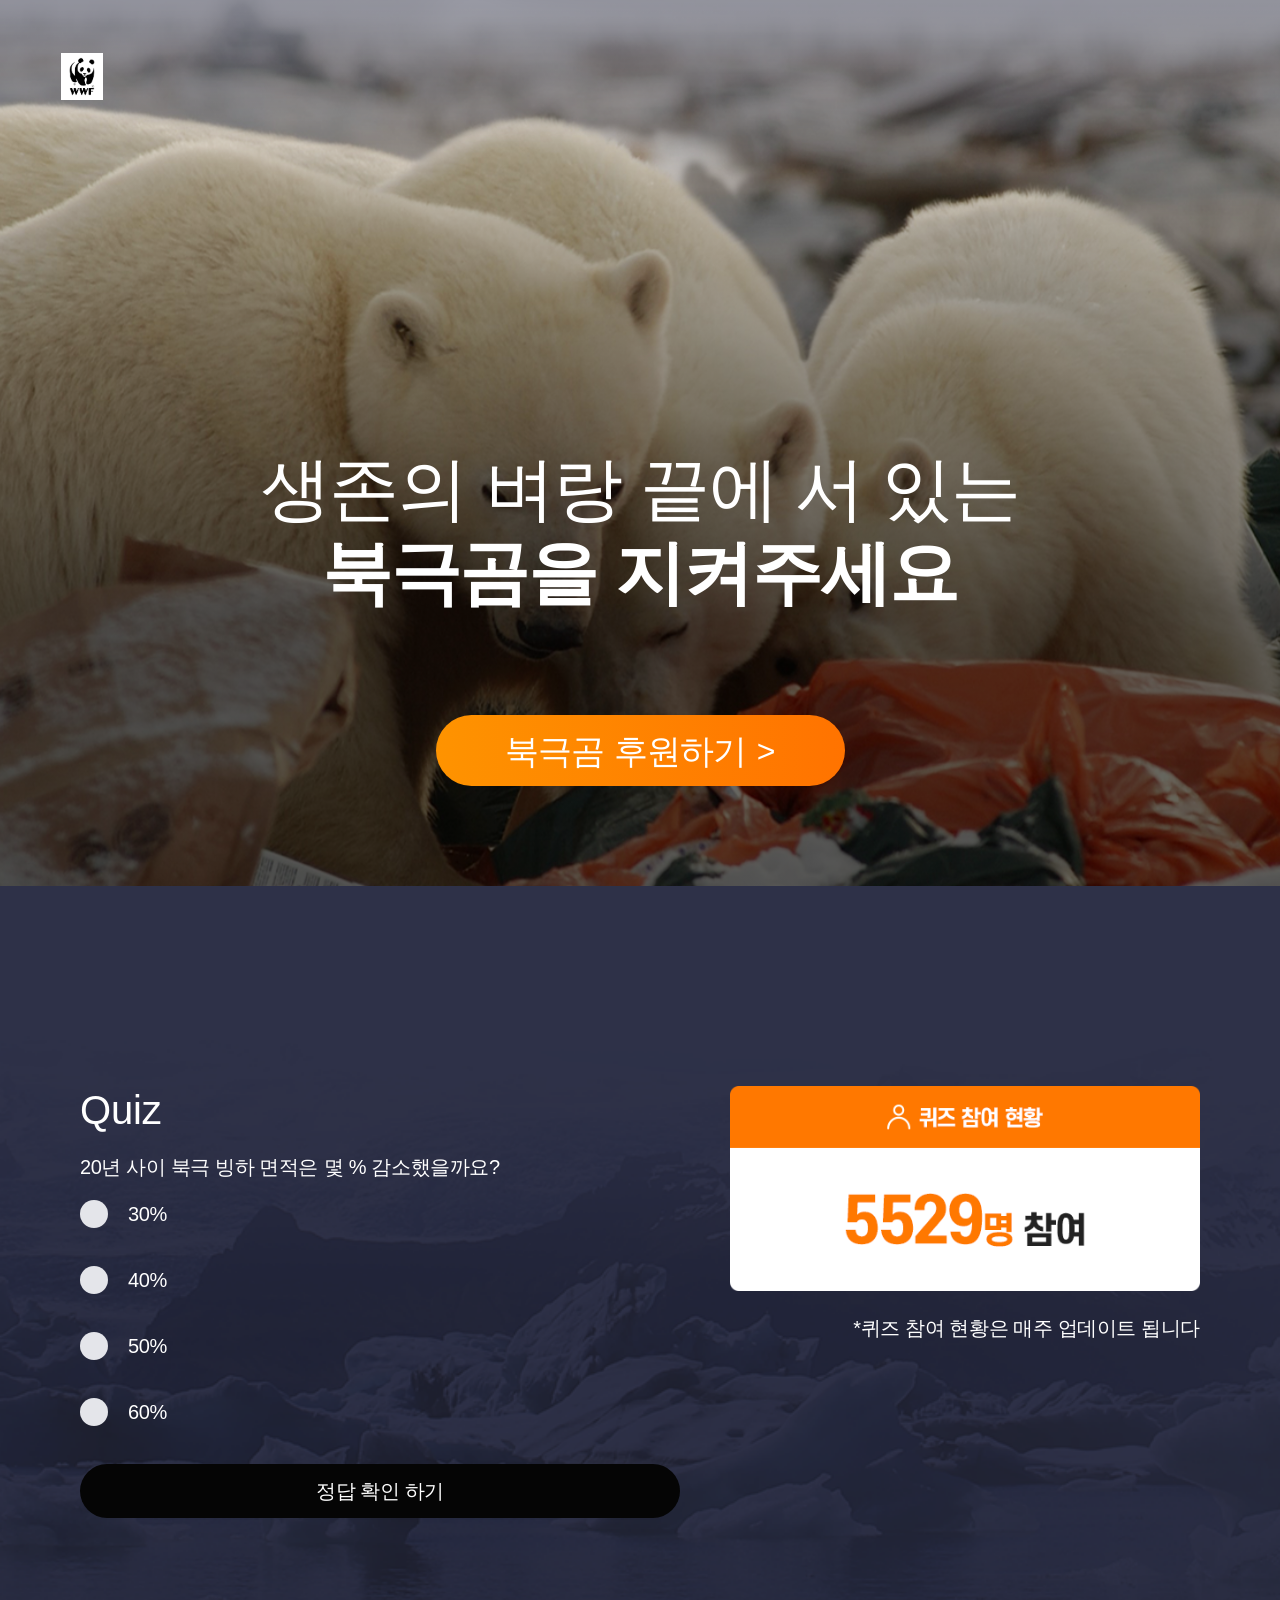
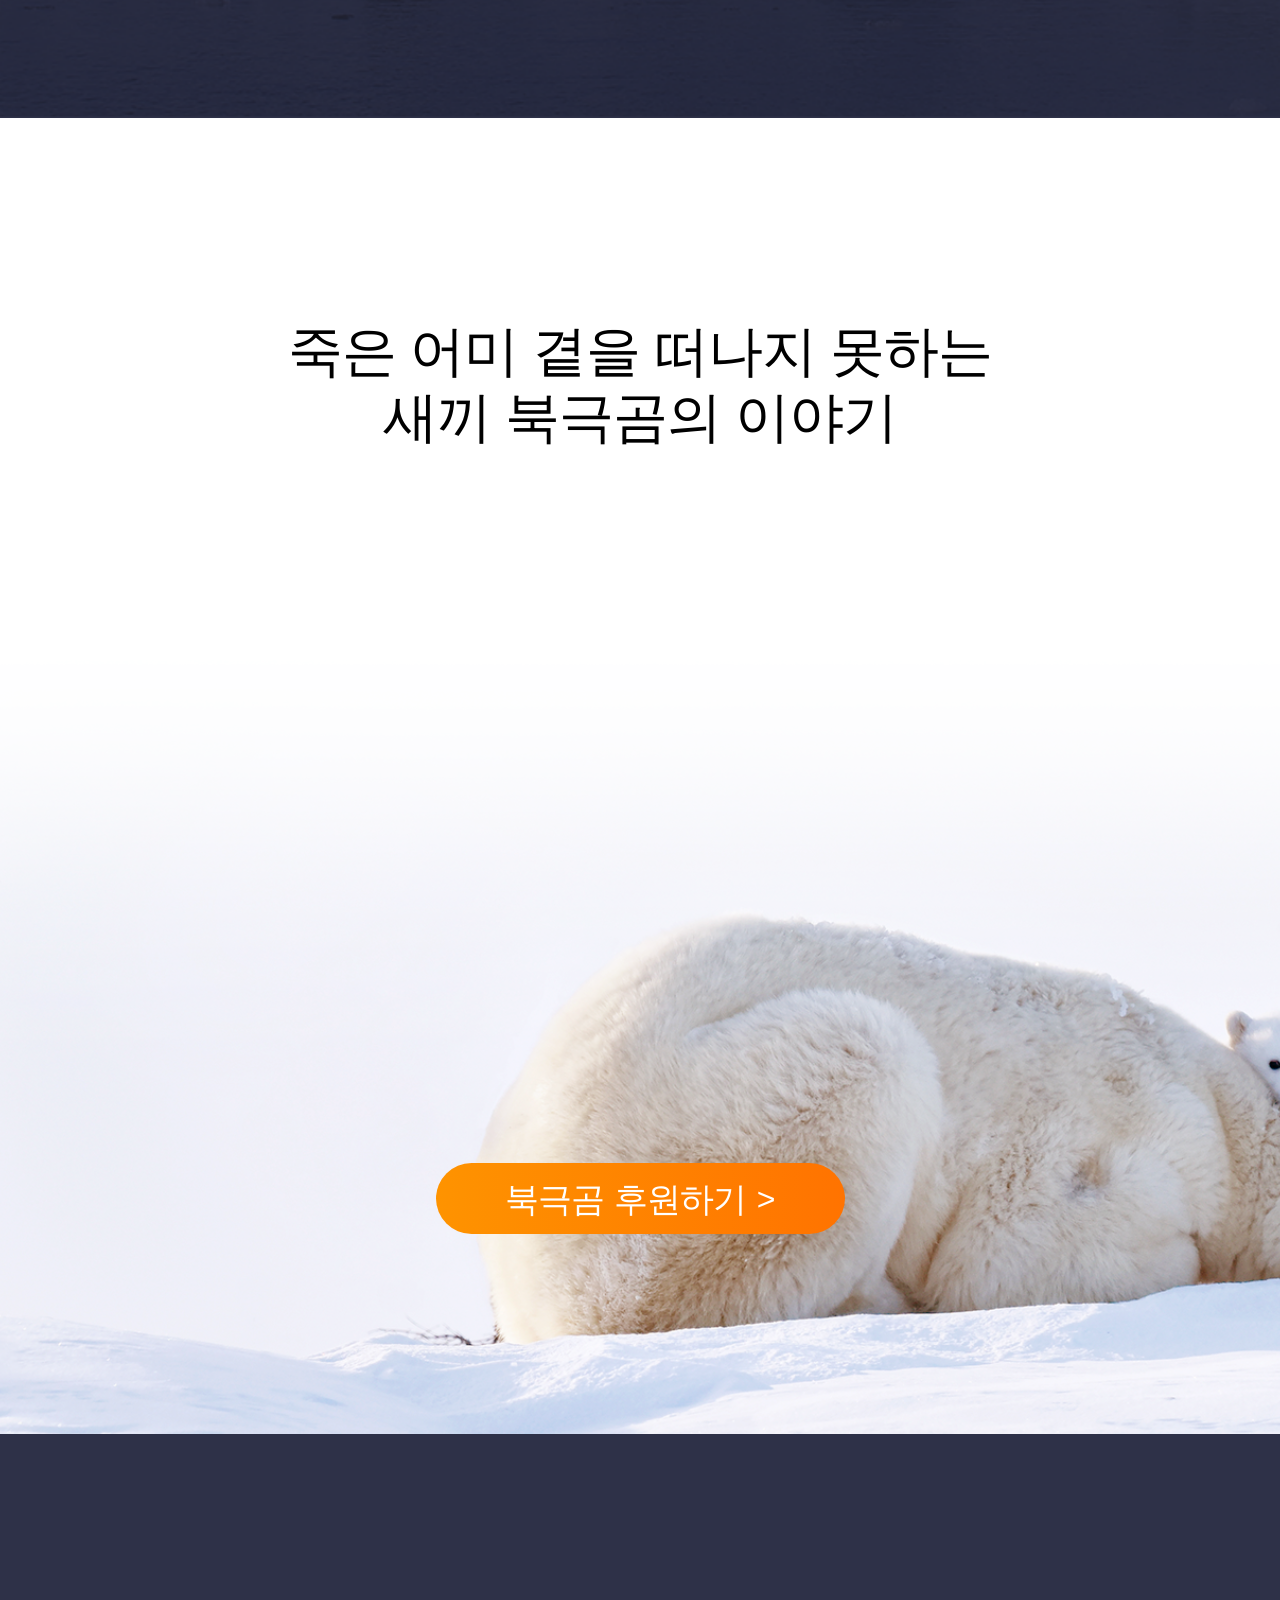
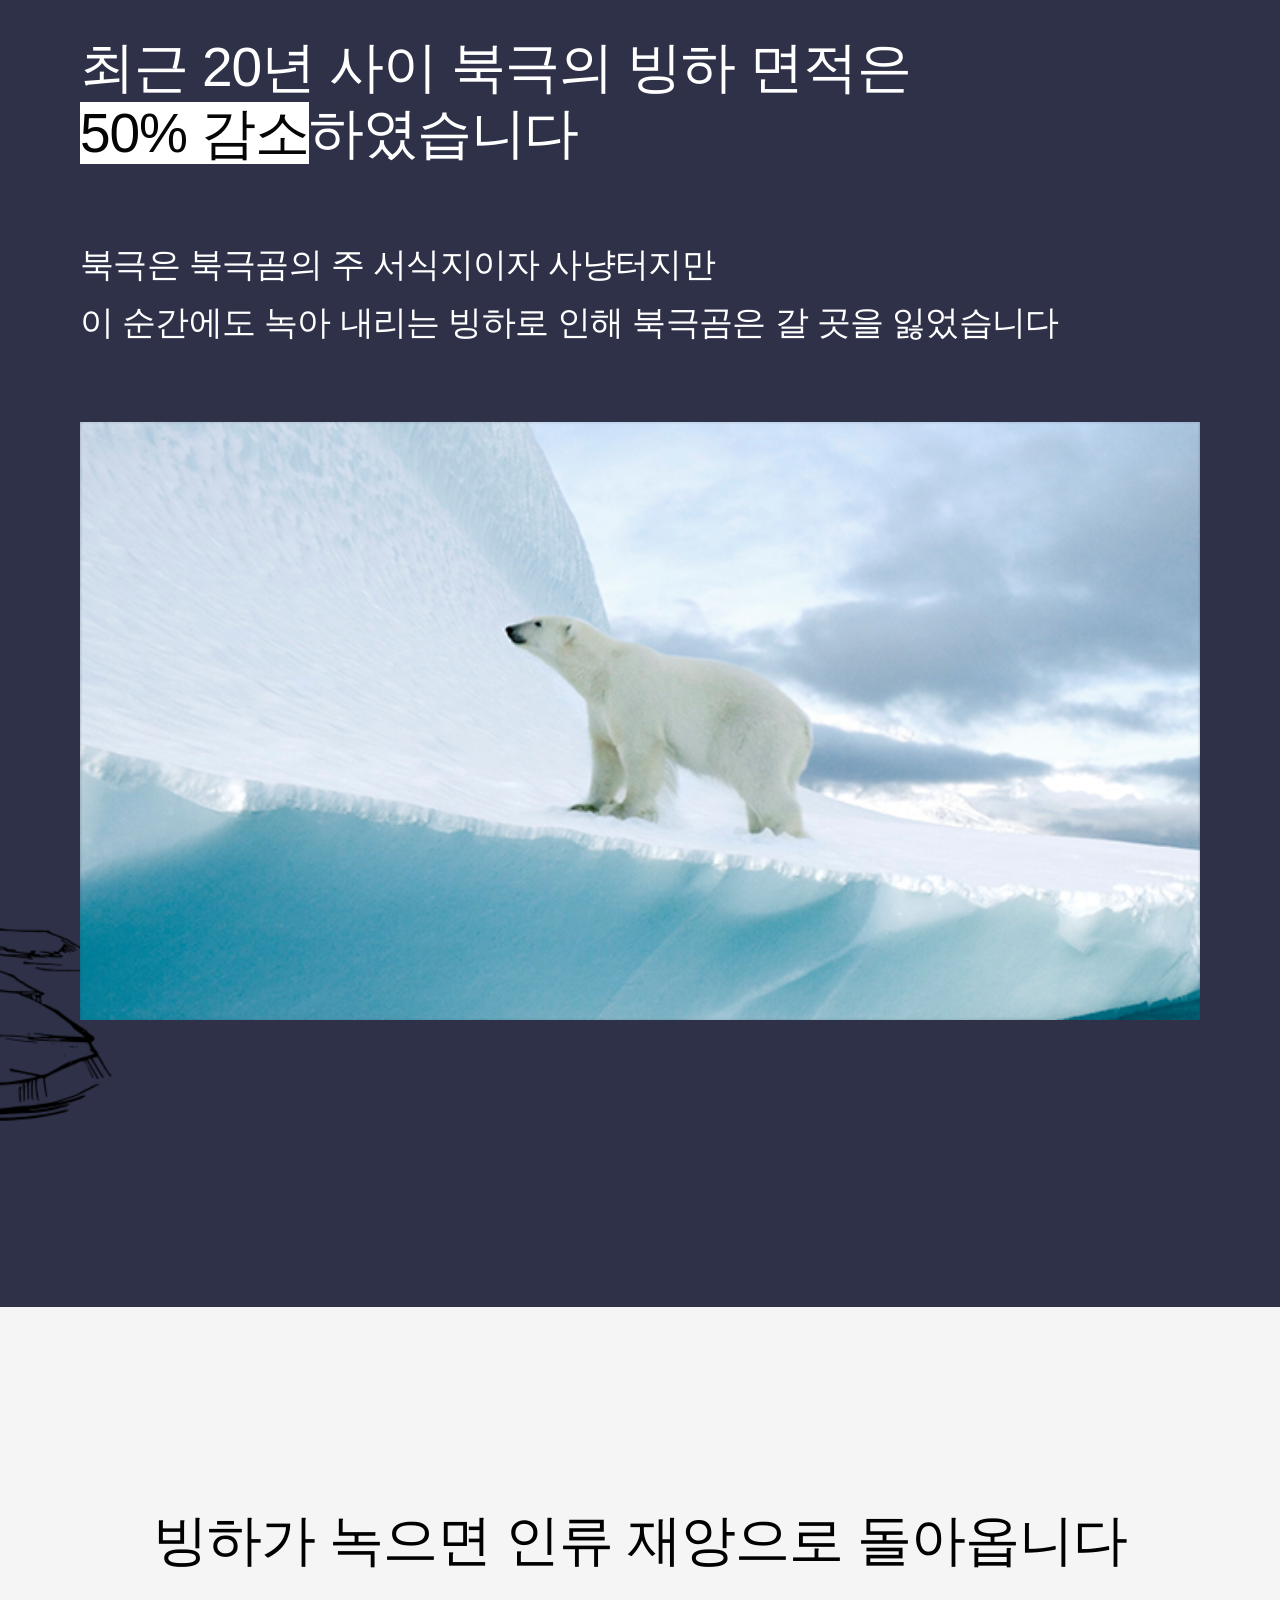
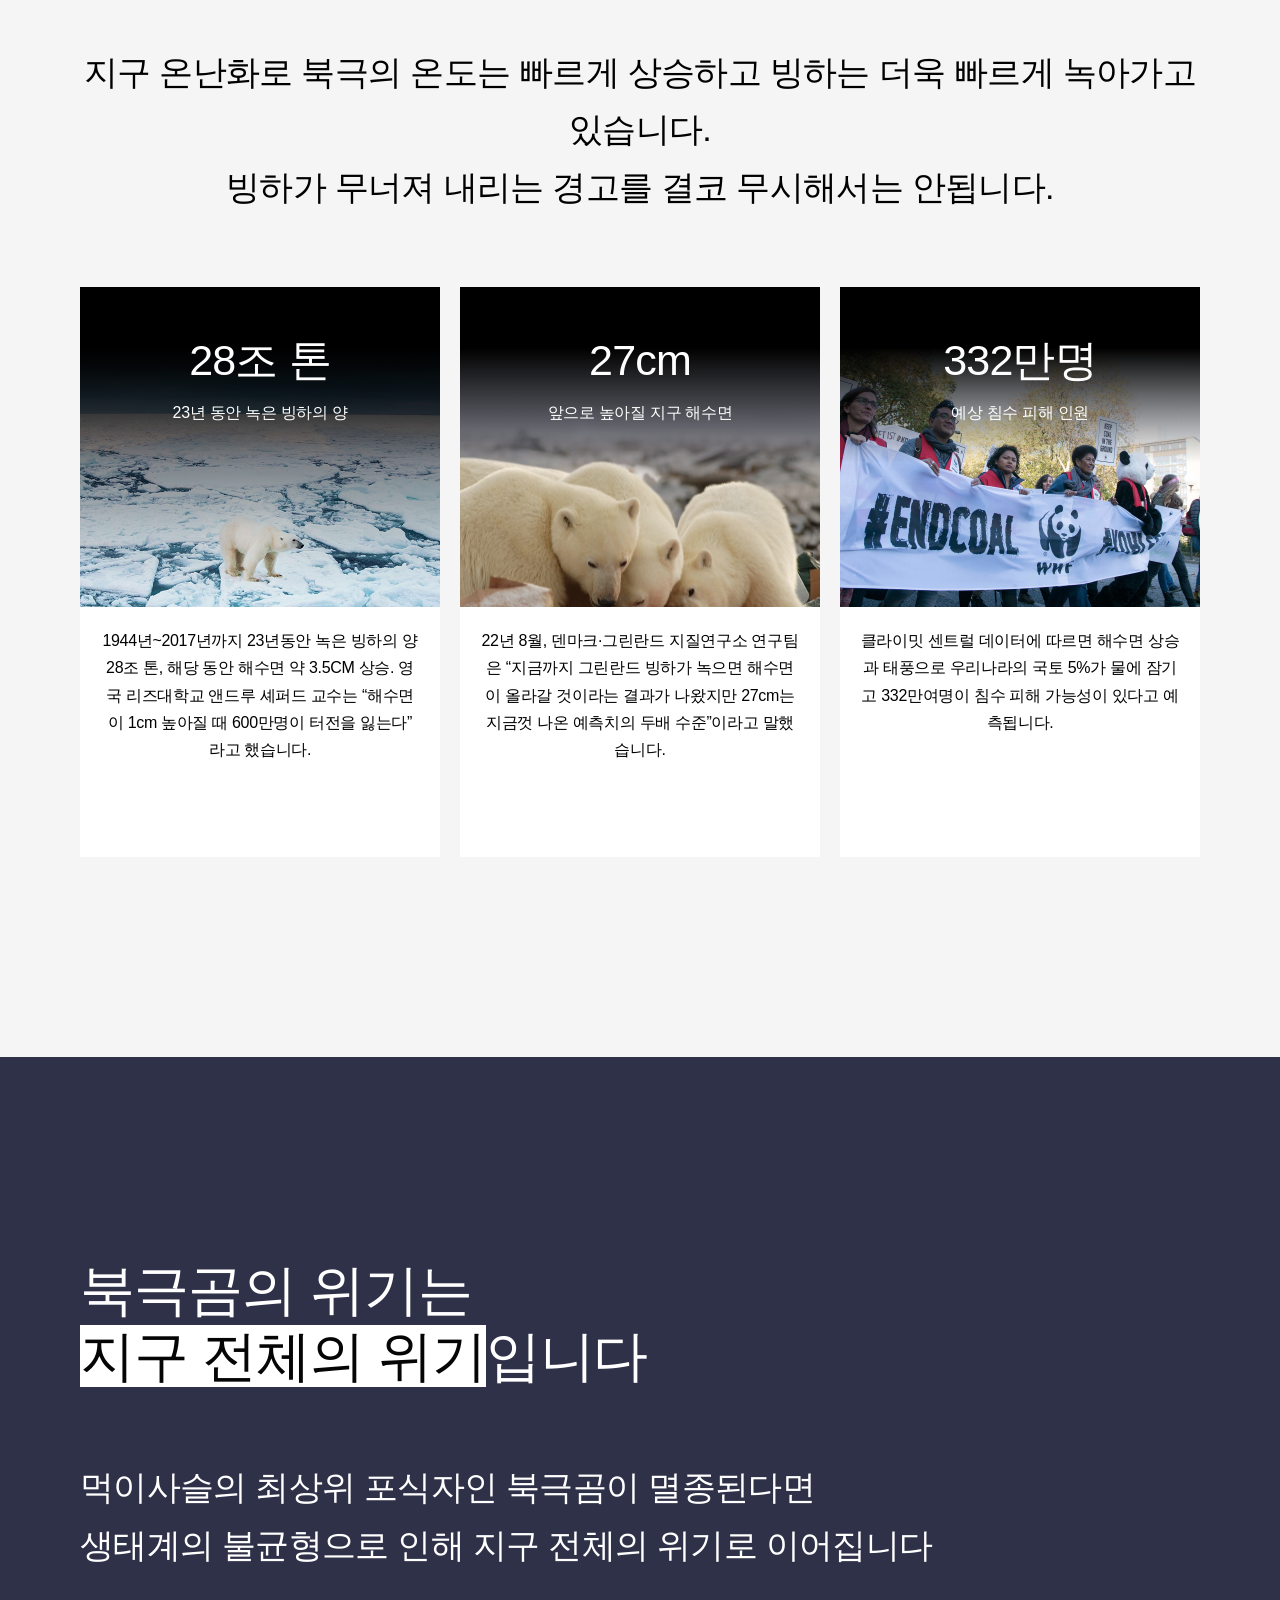
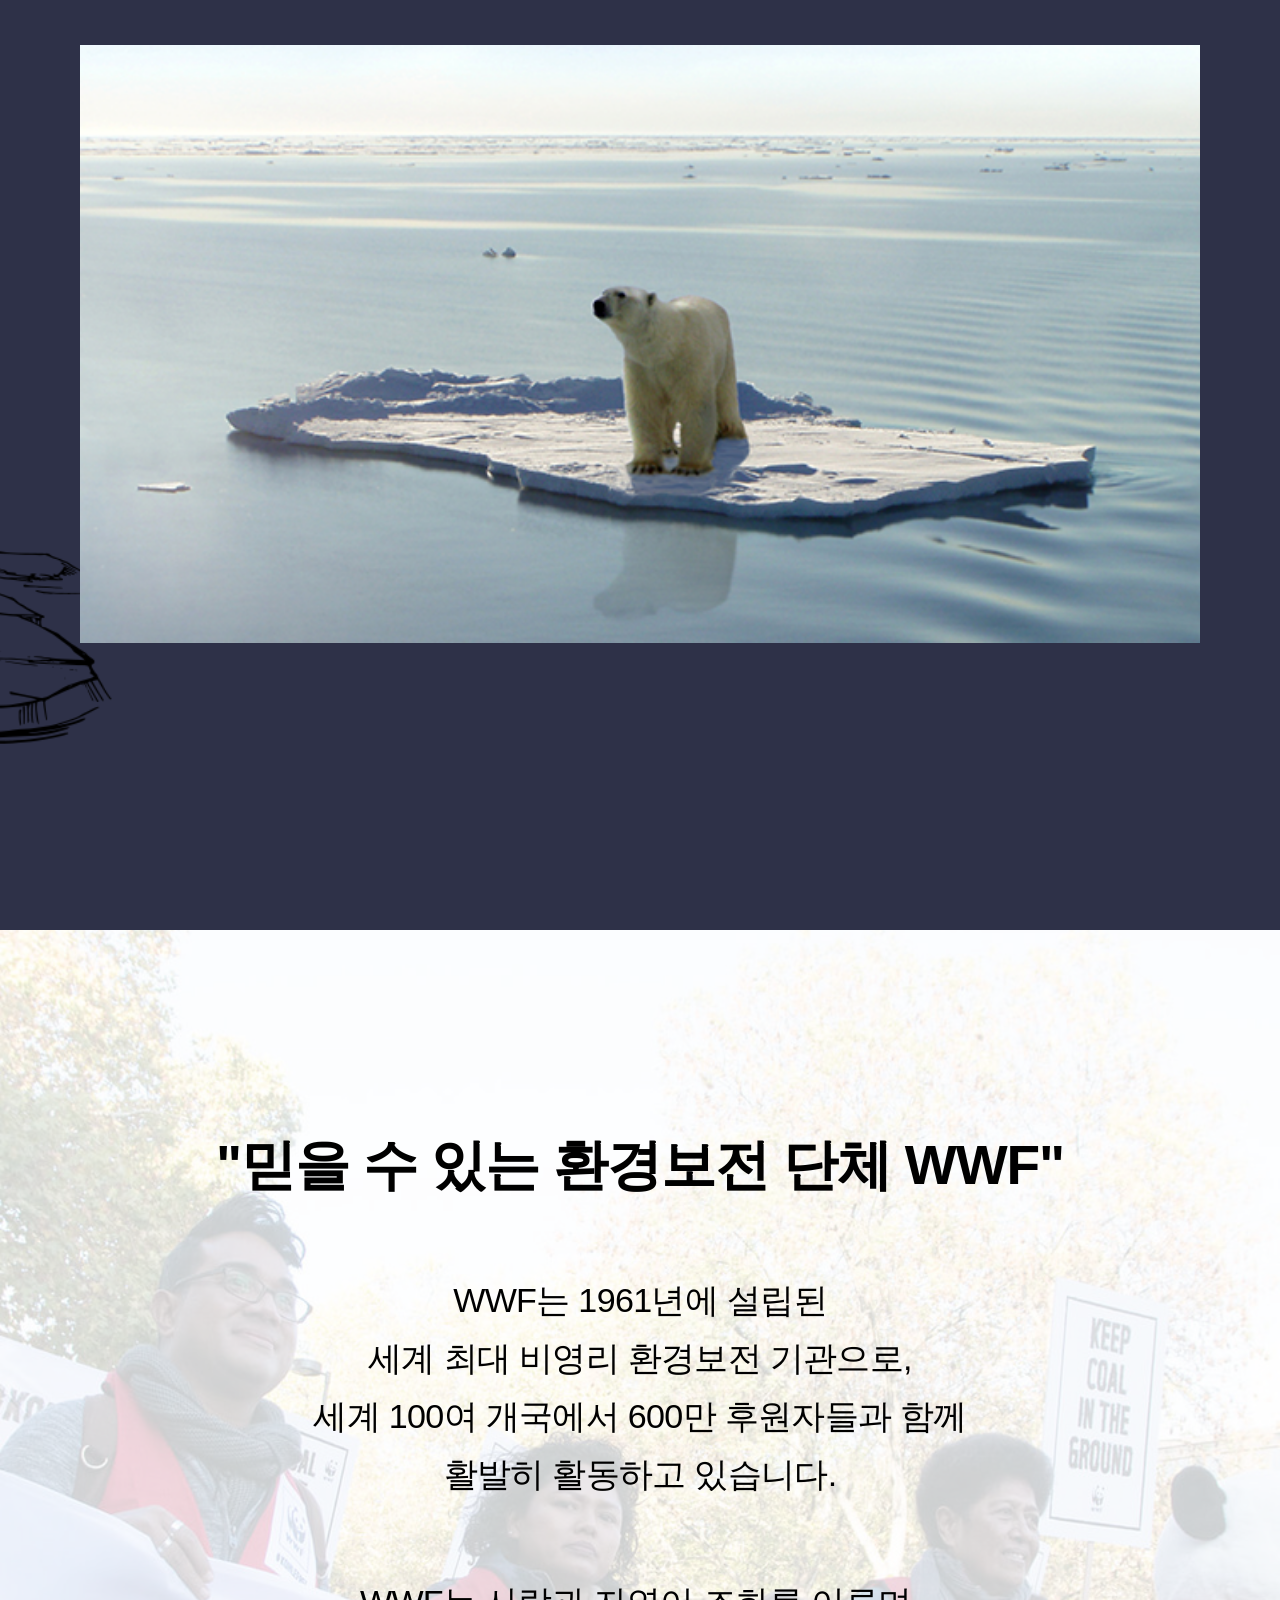
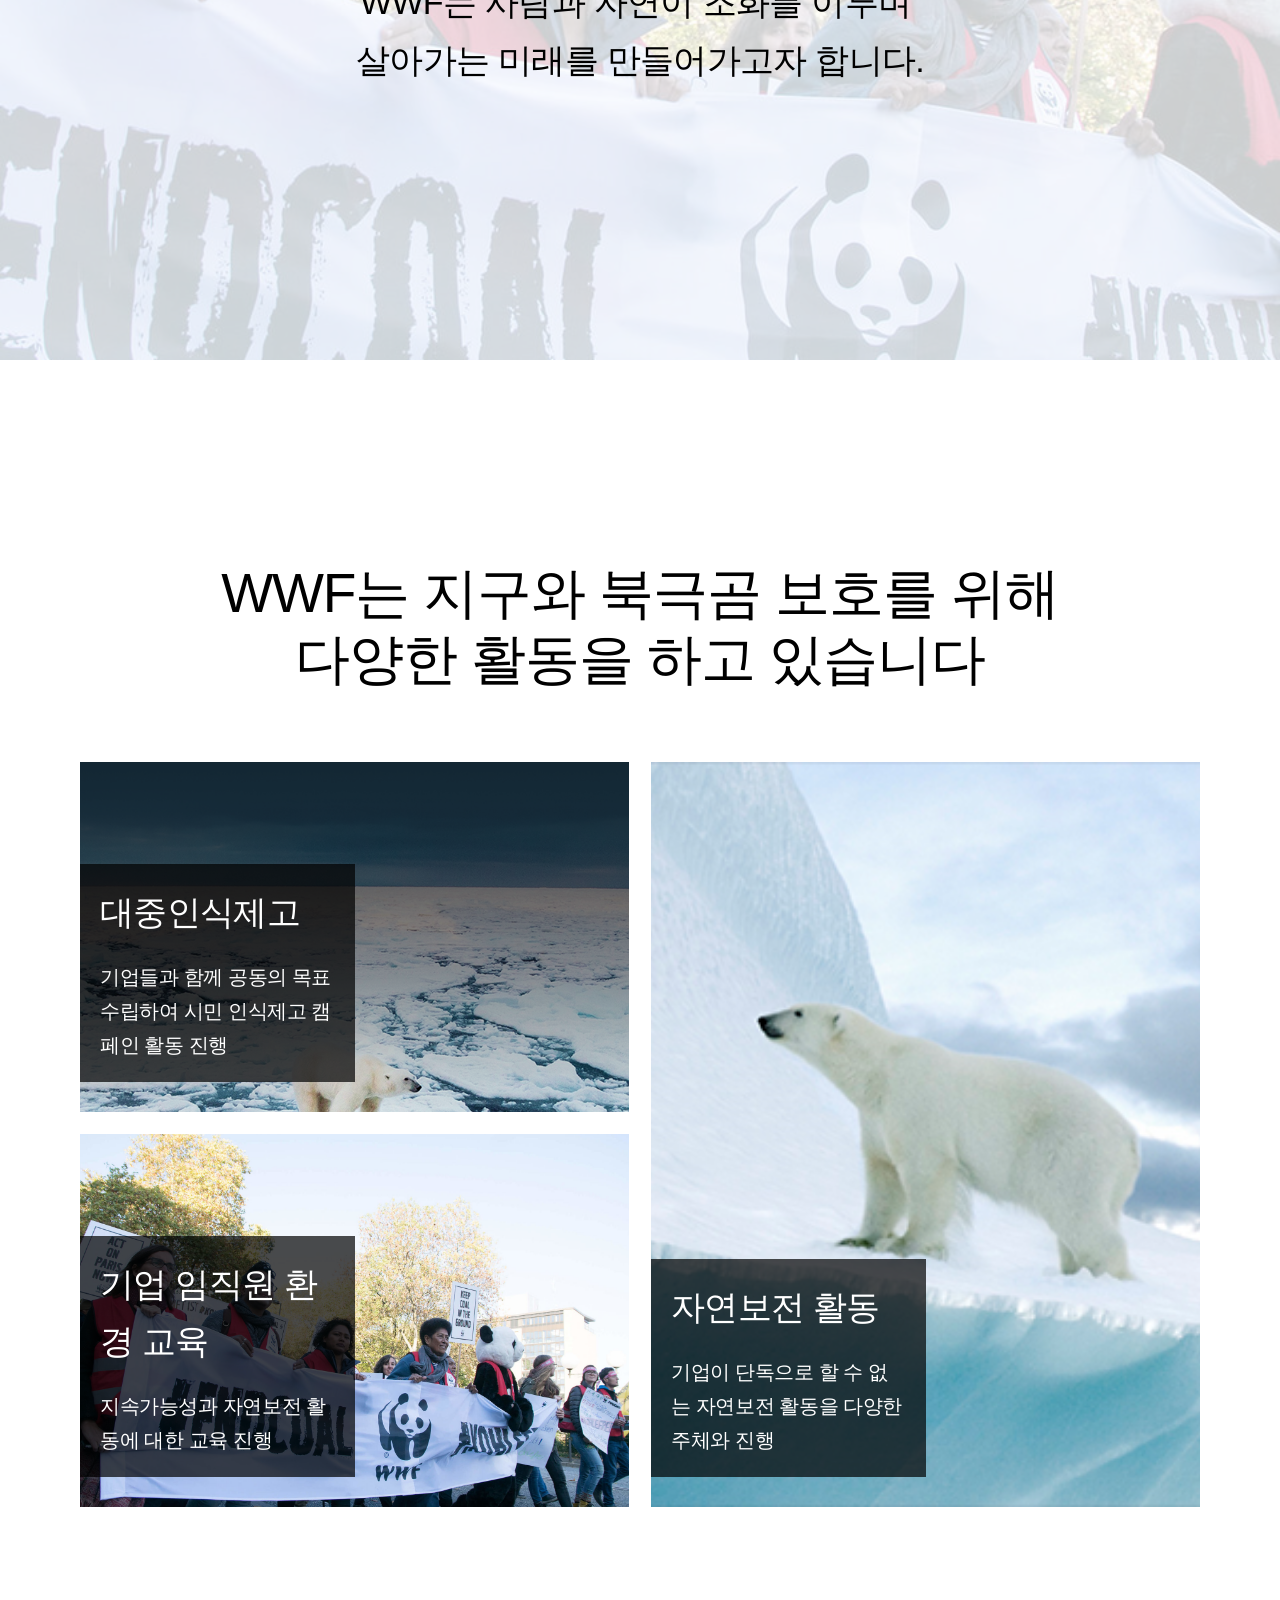
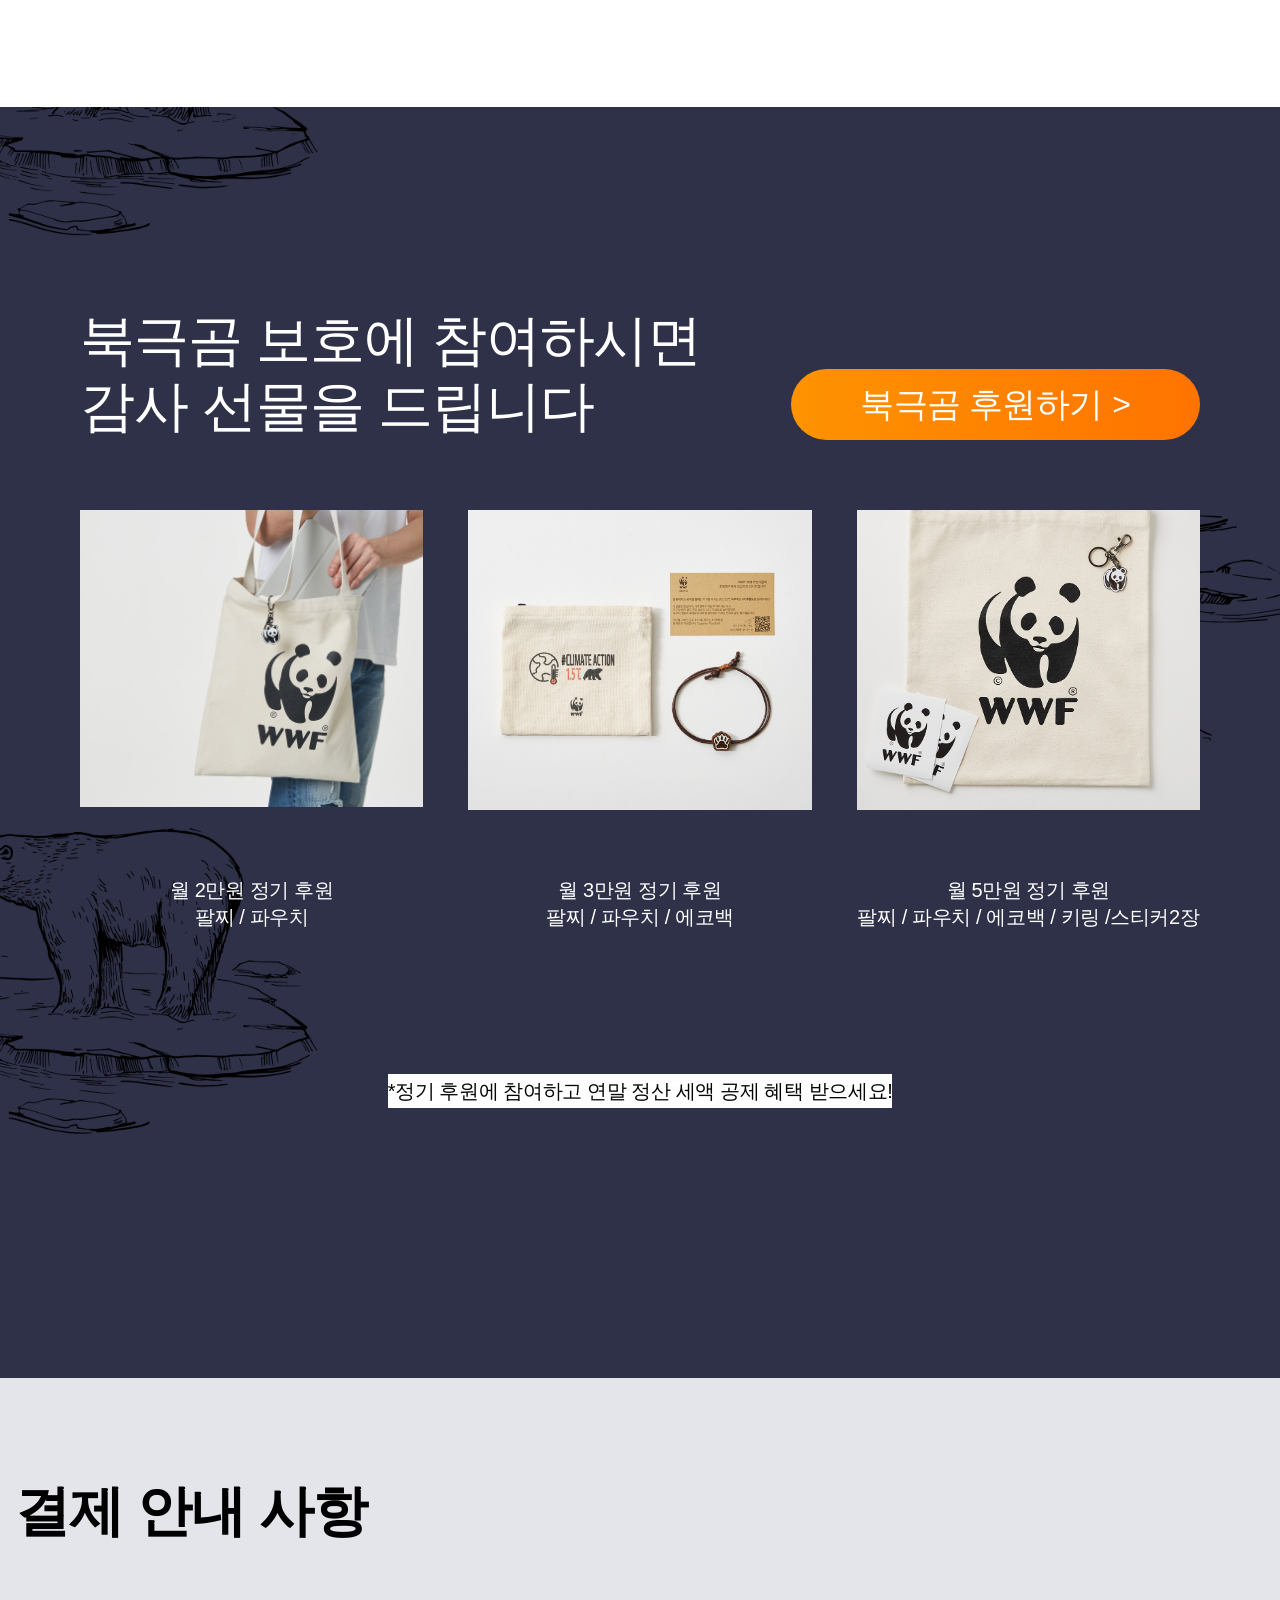
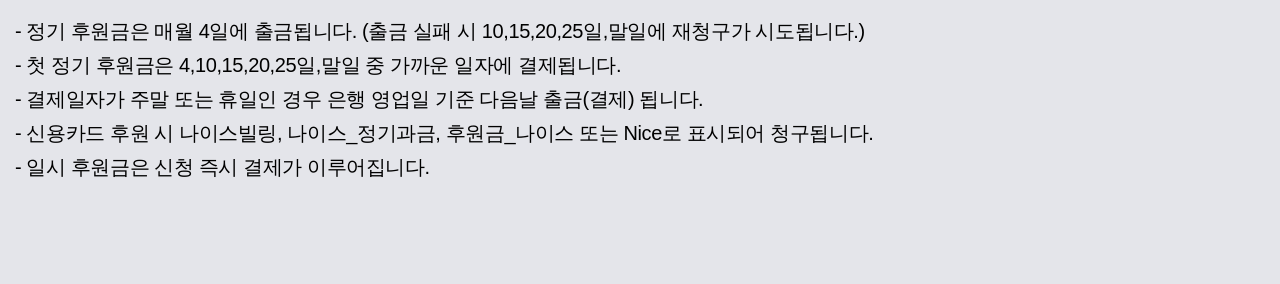
<file: index.html>
<!--
 * GitHub Repository Phishing Alert Appeal & Project Verification
이 페이지는 깃허브에서 발생한 피싱 경고 오탐지(False Positive)를 해명하고, 해당 코드가 순수한 학습 및 포트폴리오용임을 증명하기 위해 작성되었습니다.
 * Project: Portfolio Prototype
 * Warning: This html does not process actual transactions or user credentials.
The similarity to the actual commercial site is purely for design practice.
-->

<!DOCTYPE html>
<html lang="ko">
<head>
    <meta charset="UTF-8">
    <meta name="viewport" content="width=device-width, initial-scale=1.0">
    <meta name="description" content="">
    <meta name="keywords" content="">
    <title>생존의 벼랑 끝에 서 있는 북극곰을 지켜주세요 | WWF</title>
    <link rel="shortcut icon" href="./image/favicon.png" type="image/x-icon">
    <link rel="stylesheet" href="./style/reset.css">
    <link rel="stylesheet" href="./style/common.css">
    <link rel="stylesheet" href="./style/index.css">
    <link rel="stylesheet" href="./style/responsive.css">
</head>
<body>
    <div id="wrap">
        <!-- 1행 캠페인 표지 -->
        <section class="container intro">
            <p class="logo"><img src="./image/logo.jpg" alt="wwf"></p>
            <h1><span>생존의 벼랑 끝에 서 있는</span><span>북극곰을 지켜주세요</span></h1>
            <a href="#" class="sponsor_btn"><em>북극곰 후원하기</em><!-- after --></a>
        </section>
        <!-- 2행 퀴즈 -->
        <div class="container quiz_bg">
            <section class="contents quiz">
                <div class="quiz_list">
                    <h1>Quiz</h1>
                    <h2><span>20년 사이 북극 빙하 면적은</span><span>몇 % 감소했을까요?</span></h2>
                    <form action="#" method="get" id="quiz_frm">
                        <ul>
                            <li>
                                <input type="radio" name="quiz_group" id="q30" value="q30">
                                <label for="q30">30%</label>
                            </li>
                            <li>
                                <input type="radio" name="quiz_group" id="q40" value="q40">
                                <label for="q40">40%</label>
                            </li>
                            <li>
                                <input type="radio" name="quiz_group" id="q50" value="q50">
                                <label for="q50">50%</label>
                            </li>
                            <li>
                                <input type="radio" name="quiz_group" id="q60" value="q60">
                                <label for="q60">60%</label>
                            </li>
                        </ul>
                        <button type="button" id="answer_btn">정답 확인 하기</button>
                    </form>
                </div>
                <div class="quiz_status">
                    <img src="./image/quiz_contents.png" alt="퀴즈 참여 현황 38387명 참여">
                    <p>*퀴즈 참여 현황은 매주 업데이트 됩니다</p>
                </div>
            </section>
        </div> 
        <!-- 3행 동영상 -->
        <div class="container video_bg">
            <div class="contents video">
                <h1>죽은 어미 곁을 떠나지 못하는 <br>새끼 북극곰의 이야기</h1>
                <iframe src="https://www.youtube.com/embed/u9V5MBqhLRc" title="기후변화를 막고 녹아내리는 북극에서 북극곰을 지켜주세요!" frameborder="0" allow="accelerometer; autoplay; clipboard-write; encrypted-media; gyroscope; picture-in-picture; web-share" referrerpolicy="strict-origin-when-cross-origin" allowfullscreen></iframe>
                <a href="#" class="sponsor_btn"><em>북극곰 후원하기</em><!-- after --></a>
            </div>
        </div>
        <!-- 4행 50감소 -->
        <div class="container reduction_bg">
            <div class="contents reduction">
                <h1>최근 20년 사이 북극의 빙하 면적은<br><span class="highlight">50% 감소</span>하였습니다</h1>
                <p>북극은 북극곰의 주 서식지이자 사냥터지만<br>이 순간에도 녹아 내리는 빙하로 인해 북극곰은 갈 곳을 잃었습니다</p>
                <p><img src="./image/reduction_50.png" alt=""></p>
            </div>
        </div>
        <!-- 5행 인류재앙-->
        <div class="container humanity_bg">
            <div class="contents humanity">
                <h1>빙하가 녹으면 인류 재앙으로 돌아옵니다</h1>
                <p>지구 온난화로 북극의 온도는 빠르게 상승하고 빙하는 더욱 빠르게 녹아가고 있습니다.<br>빙하가 무너져 내리는 경고를 결코 무시해서는 안됩니다.</p>
                <ul class="list">
                    <li>
                        <dl>
                            <dt>28조 톤</dt>
                            <dd>23년 동안 녹은 빙하의 양</dd>
                        </dl>
                        <div class="txt">
                            <p>1944년~2017년까지 23년동안 녹은 빙하의 양 28조 톤, 해당 동안 해수면 약 3.5CM 상승. 영국 리즈대학교 앤드루 셰퍼드 교수는 “해수면이 1cm 높아질 때 600만명이 터전을 잃는다” 라고 했습니다.</p>
                        </div>
                    </li>
                    <li>
                        <dl>
                            <dt>27cm</dt>
                            <dd>앞으로 높아질 지구 해수면</dd>
                        </dl>
                        <div class="txt">
                            <p>22년 8월, 덴마크·그린란드 지질연구소 연구팀은 “지금까지 그린란드 빙하가 녹으면 해수면이 올라갈 것이라는 결과가 나왔지만 27cm는 지금껏 나온 예측치의 두배 수준”이라고 말했습니다.</p>
                        </div>
                    </li>
                    <li>
                        <dl>
                            <dt>332만명</dt>
                            <dd>예상 침수 피해 인원</dd>
                        </dl>
                        <div class="txt">
                            <p>클라이밋 센트럴 데이터에 따르면 해수면 상승과 태풍으로 우리나라의 국토 5%가 물에 잠기고 332만여명이 침수 피해 가능성이 있다고 예측됩니다.</p>
                        </div>
                    </li>
                </ul>
            </div>
        </div>
        <!-- 6행 빙하위기 -->
        <div class="container crisis_bg">
            <div class="contents crisis">
                <h1>북극곰의 위기는<br><span class="highlight">지구 전체의 위기</span>입니다</h1>
                <p>먹이사슬의 최상위 포식자인 북극곰이 멸종된다면<br>생태계의 불균형으로 인해 지구 전체의 위기로 이어집니다</p>
                <p><img src="./image/bg2.png" alt=""></p>
            </div>
        </div>
        <!-- 7행 WWF단체소개 -->
        <div class="container wwf_bg">
            <div class="contents wwf">
                <h1>"믿을 수 있는 환경보전 단체 WWF"</h1>
                <P>WWF는 1961년에 설립된<br>세계 최대 비영리 환경보전 기관으로,<br>세계 100여 개국에서 600만 후원자들과 함께<br>활발히 활동하고 있습니다.</P>
                <P>WWF는 사람과 자연이 조화를 이루며 <br>살아가는 미래를 만들어가고자 합니다.</P>
            </div>
        </div>
        <!-- 8행 활동내역 -->
        <div class="container activity_bg">
            <div class="contents activity">
                <h1>WWF는 지구와 북극곰 보호를 위해<br>다양한 활동을 하고 있습니다</h1>
                <ul class="details">
                    <li>
                        <dl class="txt">
                            <dt>대중인식제고</dt>
                            <dd>기업들과 함께 공동의 목표 수립하여 시민 인식제고 캠페인 활동 진행</dd>
                        </dl>
                    </li>
                    <li>
                        <dl class="txt">
                            <dt>기업 임직원 환경 교육</dt>
                            <dd>지속가능성과 자연보전 활동에 대한 교육 진행</dd>
                        </dl>
                    </li>
                    <li>
                        <dl class="txt">
                            <dt>자연보전 활동</dt>
                            <dd>기업이 단독으로 할 수 없는 자연보전 활동을 다양한 주체와 진행</dd>
                        </dl>
                    </li>
                </ul>
            </div>
        </div>
        <!-- 9행 선물정보 -->
        <div class="container gift_bg">
            <div class="contents gift">
                <div class="title">
                    <h1>북극곰 보호에 참여하시면<br>감사 선물을 드립니다</h1>
                    <a href="#" class="sponsor_btn"><em>북극곰 후원하기</em><!-- after --></a>
                </div>
                <ul class="gift_list">
                    <li>
                        <p class="photo"><img src="./image/freebie1.jpg" alt=""></p>
                        <h2>월 2만원 정기 후원</h2>
                        <p>팔찌 / 파우치</p>
                    </li>
                    <li>
                        <p class="photo"></p>
                        <h2>월 3만원 정기 후원</h2>
                        <p>팔찌 / 파우치 / 에코백</p>
                    </li>
                    <li>
                        <p class="photo"></p>
                        <h2>월 5만원 정기 후원</h2>
                        <p>팔찌 / 파우치 / 에코백 / 키링 /스티커2장</p>
                    </li>
                </ul>
                <p class="info">*정기 후원에 참여하고 연말 정산 세액 공제 혜택 받으세요!</p>
            </div>
        </div>
        <!-- 10행 안내 -->
        <div class="container payment_bg">
            <div class="contents payment">
                <h1>결제 안내 사항</h1>
                <ul>
                    <li>- 정기 후원금은 매월 4일에 출금됩니다. (출금 실패 시 10,15,20,25일,말일에 재청구가 시도됩니다.)</li>   
                    <li>- 첫 정기 후원금은 4,10,15,20,25일,말일 중 가까운 일자에 결제됩니다.</li>
                    <li>- 결제일자가 주말 또는 휴일인 경우 은행 영업일 기준 다음날 출금(결제) 됩니다.</li>
                    <li>- 신용카드 후원 시 나이스빌링, 나이스_정기과금, 후원금_나이스 또는 Nice로 표시되어 청구됩니다.</li>
                    <li>- 일시 후원금은 신청 즉시 결제가 이루어집니다.</li>
                </ul>
            </div>
        </div>
    </div>
</body>
</html>
</file>
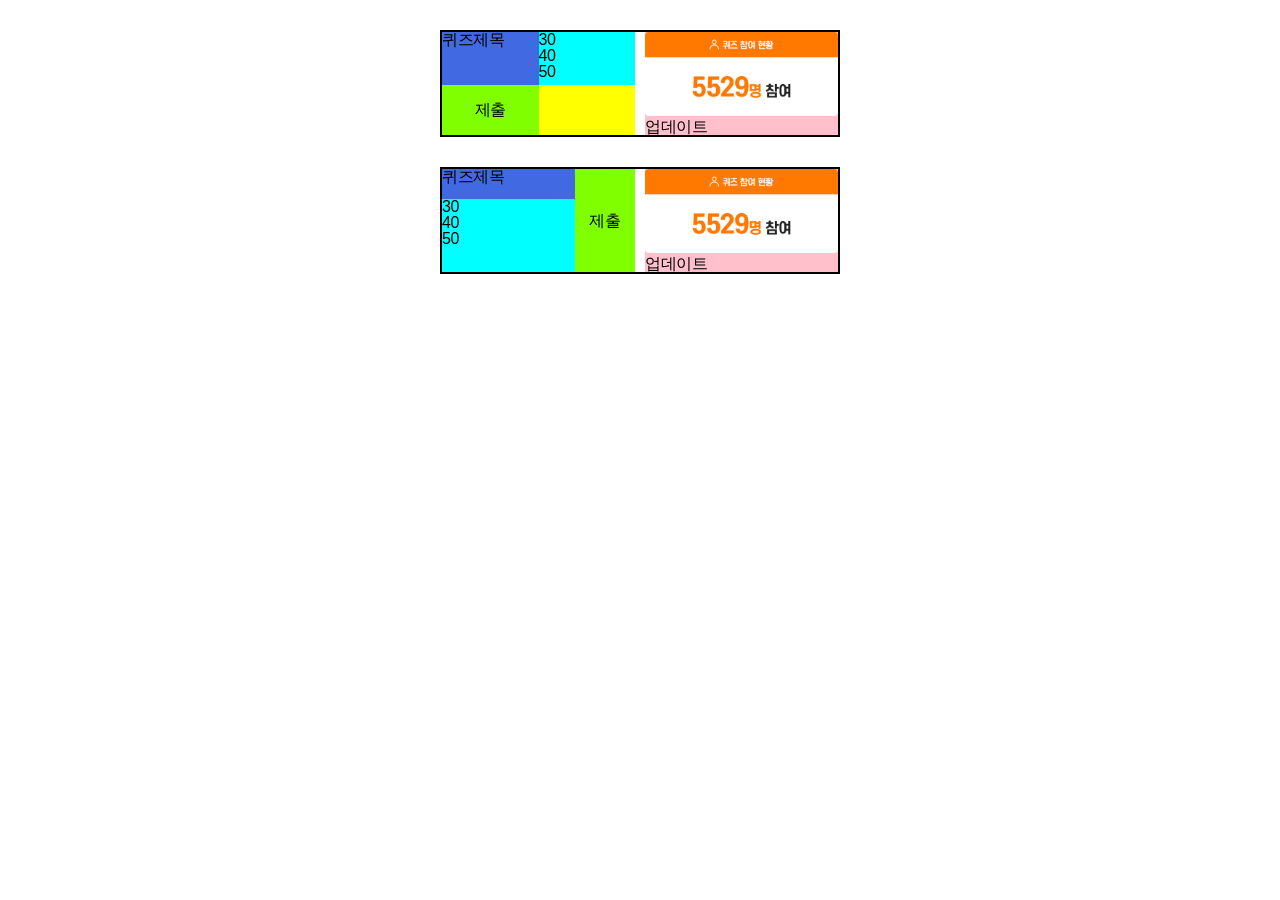
<file: flex_grid.html>
<!DOCTYPE html>
<html lang="ko">
<head>
    <meta charset="UTF-8">
    <meta name="viewport" content="width=device-width, initial-scale=1.0">
    <meta name="description" content="">
    <meta name="keywords" content="">
    <title>flex_grid 비교연습용</title>
    <link rel="stylesheet" href="./style/reset.css">
    <style>
        /* 내부스타일시트 작성위치 */
        /* 공통 */
        .contents {
            width: 400px; margin: 30px auto;
            border: 2px solid black;
        }
        .contents img {width: 100%;}
        .contents .quiz{background-color: yellow;}
        .contents .info{background-color: pink;}
        /* flex */
        .flex {
            display: flex;/* quiz + info 정렬위한준비 */
            gap: 10px;
        }
        .flex .quiz {
            flex:1; /* width: 50%; */
            display: flex;/* h2+ol+btn 정렬위한준비 */
            flex-flow: row wrap;
        }
        .flex .quiz > * {width: 50%;}
        .flex .quiz h2 {background-color: royalblue; }
        .flex .quiz ol {background-color: aqua; height: calc(100% - 50px);}
        .flex .quiz #btn {background-color: chartreuse; height: 50px;}
        .flex .info {flex:1; /* width: 50%; */}
        /* grid */
        .grid {
            display: grid;/* quiz + info 정렬위한준비 */
            grid-template-columns: 1fr 1fr;
            /* grid-template-rows: 100px 200px; */
            gap: 10px;
        }
        .grid .quiz {
            display: grid;/* h2+ol+btn 정렬위한 부모명령 */
            /* grid-template-columns: 1fr 1fr;
            grid-template-rows: 1fr 50px; */
            grid-template-areas: 
                'title btn'
                'list btn';
            grid-template-columns: 1fr 60px;
            grid-template-rows: 30px 1fr;
        }
        .grid .quiz h2 {grid-area: title; background-color: royalblue;}
        .grid .quiz ol {grid-area: list; background-color: aqua;}
        .grid .quiz #btn {grid-area: btn; background-color: chartreuse;}
        .grid .info {}
        /* 
        정렬 자식이 2개 이상이고 한 방향(수평, 수직)으로만 정렬 -> felx, grid 
        정렬 자식이 3개 이상이고 반응형 기기에 따라 재배열 자유 -> gird
        */
    </style>
</head>
<body>
    <div class="contents flex">
        <div class="quiz">
            <h2>퀴즈제목</h2>
            <ol>
                <li>30</li>
                <li>40</li>
                <li>50</li>
            </ol>
            <button type="button" id="btn">제출</button>
        </div>
        <div class="info">
            <img src="./image/quiz_contents.png" alt="">
            <p>업데이트</p>
        </div>
    </div>
    <div class="contents grid">
        <div class="quiz">
            <h2>퀴즈제목</h2>
            <ol>
                <li>30</li>
                <li>40</li>
                <li>50</li>
            </ol>
            <button type="button" id="btn">제출</button>
        </div>
        <div class="info">
            <img src="./image/quiz_contents.png" alt="">
            <p>업데이트</p>
        </div>
    </div>
</body>
</html>
</file>
<file: style/common.css>
/* 
 * GitHub Repository Phishing Alert Appeal & Project Verification
이 페이지는 깃허브에서 발생한 피싱 경고 오탐지(False Positive)를 해명하고, 해당 코드가 순수한 학습 및 포트폴리오용임을 증명하기 위해 작성되었습니다.
This CSS is part of a student project. 
Any resemblance to real-world commercial sites is purely for design practice.
*/
/* 공통 common.css */
#wrap {}
#wrap * {transition: all 0.3s;}/* 반응형 크기 조절 할 때 부드럽게 조절 됨 */
#wrap .container {
    min-width: 320px;
    background-size: cover;
    background-position: center;
    padding: 70px 15px;
}
/* mobile design - .sponsor_btn */
#wrap .container .contents {max-width: 1250px; margin: 0 auto;}
#wrap .container .contents h1 {
    font-size: 1.38rem; line-height: 1.2;
    font-weight: 500; margin: 0 0 40px;
}
#wrap .container .contents h1 .highlight {
    background-color: #fff;
    color: #050505; font-weight: 500;
}
#wrap .container .contents h1+p,
#wrap .container .contents p {
    font-size: 0.81rem; line-height: 1.7;
    font-weight: 500;
    margin: 0 0 22px;
}
#wrap .container .sponsor_btn {
    width: 164px; height: 41px;
    background: linear-gradient(90deg, #FE9300, #FF7300);
    border-radius: 37.5px;
    display: flex; flex-flow: row nowrap; gap: 10px;
    justify-content: center; align-items: center;
    margin: 0 auto;
}
#wrap .container .sponsor_btn::after {
    content: '>'; display: block;
    font-size: 0.75rem; color:#fff;
}
#wrap .container .sponsor_btn em {
    color:#fff; font-weight: 500;
}
</file>
<file: style/index.css>
/*  =====================================================1행 캠페인 표지(m) */
#wrap .intro {
    /* 북극곰배경 bg1.png */
    padding: 100px 0;
    background-image: url(../image/bg1.png);
    background-size: auto 130%;
    background-position: center bottom;
    /* 배경이미지 속성 사용시 다른 background-로 시작하는 배경 추가 속성도 생각하기 */
    position: relative;
}
#wrap .intro > * {position: relative; z-index: 100;}
#wrap .intro::after {
    /* 북극곰 위에 깔리는 반투명한 검은색 배경 rgba() */
    /* 가상요소 before, after(자식)의 필수속성이 뭔지 먼저 생각하기 */
    content: ''; display: block;
    background: linear-gradient(transparent, #000 69%);
    opacity: 0.6;
    width: 100%; height: 100%;
    /* p, h1, a(형제들)와 겹침 효과를 줄 수 있는 속성 */
    position: absolute;
    left: 0; top: 0; z-index: 90;
}
#wrap .intro .logo {
    width: 24px;/* w, h 중 한가지값만 작성(나머지는 자동비율조정) */
    position: absolute; left: 21px; top: 18px;
}
#wrap .intro .logo img {width: 100%;}/* 이미지는 w100%설정후부모크기, 위치따라가기 */
#wrap .intro h1 {text-align: center; margin: 0 0 50px;}
#wrap .intro h1 span {
    display: block;
    color: #fff;
    font-size: 1.88rem; font-weight: 500;
    line-height: 1.3;
}
#wrap .intro h1 span:nth-child(1) {}
#wrap .intro h1 span:nth-child(2) {}
#wrap .intro .sponsor_btn {}
#wrap .intro .sponsor_btn:hover {box-shadow: 0 0 5px #FE9300;}
#wrap .intro .sponsor_btn:hover::after {animation: x5 0.5s infinite;}
@keyframes x5 {
    0% {transform: translateX(0);}
    100% {transform: translateX(5px);}
}
/* ======================================================================2행 퀴즈 */
#wrap .quiz_bg {
    background-image: url(../image/quiz_bg.png);
    padding: 70px;
}
#wrap .quiz_bg .quiz {
    display: flex;
    flex-flow: column nowrap;/* t,d column -> row */
    gap:50px;
}
#wrap .quiz_bg .quiz .quiz_list > * {margin: 0 0 16px;}
#wrap .quiz_bg .quiz .quiz_list {}
#wrap .quiz_bg .quiz .quiz_list h1 {
    font-size: 1.5rem; line-height: 1.2;
    letter-spacing: -0.01rem; font-weight: 500;
    font-size: 'notosans KR', sanserif; /* 단독글꼴일경우 */
    color: #fff;
}
#wrap .quiz_bg .quiz .quiz_list h2 {}
#wrap .quiz_bg .quiz .quiz_list h2 span {
    color: #fff; display: block; line-height: 1.7;
}
#wrap .quiz_bg .quiz .quiz_list h2 span:nth-child(1) {}
#wrap .quiz_bg .quiz .quiz_list h2 span:nth-child(2) {}
#wrap .quiz_bg .quiz .quiz_list #quiz_frm {margin: 0;}
#wrap .quiz_bg .quiz .quiz_list #quiz_frm ul {margin: 0 0 16px;}
#wrap .quiz_bg .quiz .quiz_list #quiz_frm ul li {margin: 0 0 16px;}
#wrap .quiz_bg .quiz .quiz_list #quiz_frm ul li:hover label {color: #FF7300;}
#wrap .quiz_bg .quiz .quiz_list #quiz_frm ul li:last-child {margin: 0;}
/*
radio, checkbox, select, option은 디자인 변경 불가!
radio 체크박스 디자인 변경하는 방법 -> background-image
1.`label {background-image}`로 off 이미지 설정
    * size, no-repeat, padding 설정
2. `input:chacked + label{background-image}` on 이미지 설정
    *  input이 체크 되었을 때(:chacked) 형제 label의 배경이미지가 변경 된다.
3. `input {display:none;}` radio의 기본 체크 박스를 숨김처리
 */

#wrap .quiz_bg .quiz .quiz_list #quiz_frm ul li input {display: none;}
#wrap .quiz_bg .quiz .quiz_list #quiz_frm ul li input:checked + label{
    background-image: url(../image/chk_on.svg)
}
#wrap .quiz_bg .quiz .quiz_list #quiz_frm ul li label {
    color: #fff; font-size: 0.88rem;
    background-image: url(../image/chk_off.svg);
    background-size: 16px;
    background-repeat: no-repeat;
    padding-left: 47.75px;
}
#wrap .quiz_bg .quiz .quiz_list #quiz_frm #answer_btn {
    width: 100%; line-height: 1.7;
    border-radius: 50px; padding: 10px;
    background-color: #050505; color: #fff;
    transition: background-color 0.3s, font-weight 0.3s;
}
#wrap .quiz_bg .quiz .quiz_list #quiz_frm #answer_btn:hover {background-color: #FF7300; font-weight: 600;}
#wrap .quiz_bg .quiz .quiz_status {
    display: flex; flex-flow: column nowrap;
    align-items: flex-end; gap: 20px;
}
#wrap .quiz_bg .quiz .quiz_status img {width: 100%;}
#wrap .quiz_bg .quiz .quiz_status p {
    font-size: 1.25rem; color: #fff; line-height: 1.7;
}
/* ====================================================================================3.동영상 */
#wrap .video_bg {
    background-image: url(../image/video_bg.png);
    padding: 50px 15px;
}
#wrap .video_bg .video {}
#wrap .video_bg .video h1 {text-align: center; }
#wrap .video_bg .video iframe {width: 100%; margin: 0 0 40px;}
/* ====================================================================================4.50감소 */
#wrap .reduction_bg {
    background-image: url(../image/reduction_50_bg.png);
}
#wrap .reduction_bg .reduction {}
#wrap .reduction_bg .reduction h1 {color: #fff;}
#wrap .reduction_bg .reduction h1+p {color: #fff;}
#wrap .reduction_bg .reduction p img {width: 100%;}
/* ====================================================================================5.인류재앙*/
#wrap .humanity_bg {
    background-color: #F5F5F5;
}
#wrap .humanity_bg .humanity h1 {text-align: center;}
#wrap .humanity_bg .humanity h1+p {text-align: center;}
#wrap .humanity_bg .humanity .list {
    display: flex; flex-flow: column nowrap; gap: 20px;
    /* display: grid; grid-row: 1fr 1fr 1fr; */
}
#wrap .humanity_bg .humanity .list li {}
#wrap .humanity_bg .humanity .list li dl {
    padding: 48px 0;
    background-size: cover; background-position: center;
    text-align: center; position: relative;
}
#wrap .humanity_bg .humanity .list li dl * {color: #fff; position: relative; z-index: 10}
#wrap .humanity_bg .humanity .list li:nth-child(1) dl {background-image: url(../image/warmming_28t.png);}
#wrap .humanity_bg .humanity .list li:nth-child(2) dl {background-image: url(../image/warmming_27cm.png);}
#wrap .humanity_bg .humanity .list li:nth-child(3) dl {background-image: url(../image/wwf.jpg);}
#wrap .humanity_bg .humanity .list li dl::before {
    content: ''; display: block;
    left: 0; top:0; z-index: 9;
    width: 100%; height: 100%;
    position: absolute;
    background: linear-gradient(#000 19%, transparent 55%);
}
#wrap .humanity_bg .humanity .list li dl dt {
    font-size: 1.38rem; font-weight: 500; line-height: 1.2; margin: 0 0 12px;
}
#wrap .humanity_bg .humanity .list li dl dd {line-height: 1.7;}
#wrap .humanity_bg .humanity .list li .txt {
    background-color: #fff; padding: 20px;
}
#wrap .humanity_bg .humanity .list li .txt p {text-align: center; font-size: 0.81rem; line-height: 1.7;}
/* ====================================================================================6.빙하위기 */
#wrap .crisis_bg {
    background-image: url(../image/reduction_50_bg.png);
}
#wrap .crisis_bg .crisis {}
#wrap .crisis_bg .crisis h1 {color: #fff;}
#wrap .crisis_bg .crisis h1+p {color: #fff;}
#wrap .crisis_bg .crisis p img {width: 100%;}
/* ====================================================================================7.WWF단체소개 */
#wrap .wwf_bg {
    background-image: url(../image/wwf.jpg);
    background-size: 200%;
    position: relative;
}
#wrap .wwf_bg::before {
    content: ''; display: block;
    width: 100%; height: 100%;
    top: 0; left: 0; 
    position:absolute; z-index: 20;
    background-color: rgba(255, 255, 255, 0.8);
}
#wrap .wwf_bg .wwf {position: relative; z-index: 21; text-align: center;}
#wrap .wwf_bg .wwf h1 {font-size: 1.88rem; font-weight: 700; line-height: 1.3;}
#wrap .wwf_bg .wwf h1+p{
    font-size: 0.81rem; line-height: 1.7;
    font-weight: 500; margin: 0 0 22px;
}
/* ====================================================================================8.활동내역 */
#wrap .activity_bg {}
#wrap .activity_bg .activity {}
#wrap .activity_bg .activity h1 {text-align: center;}
#wrap .activity_bg .activity .details {
    display: grid; 
    grid-template-areas:
        'public'
        'corporation'
        'nature';
        gap: 22px;
}
#wrap .activity_bg .activity .details li {
    padding-top: 94px;
    background-size: cover;
    background-repeat: no-repeat;
}
#wrap .activity_bg .activity .details li:nth-child(1) {
    grid-area: public;/* 대중-grid 2차원 정렬을 위한 자식 이름 짓기 */
    background-image: url(../image/warmming_28t.png);
    background-position: center;
}
#wrap .activity_bg .activity .details li:nth-child(2) {
    grid-area: corporation;/* 기업 */
    background-image: url(../image/wwf.jpg);
    background-size: 110%;
    background-position: center;
}
#wrap .activity_bg .activity .details li:nth-child(3) {
    grid-area: nature;/* 자연 */
    background-image: url(../image/reduction_50.png);
}
#wrap .activity_bg .activity .details li .txt {
    padding: 20px; background-color: rgba(0,0,0,0.7);
}
#wrap .activity_bg .activity .details li .txt > * {color: #fff;}
#wrap .activity_bg .activity .details li .txt dt {font-size: 1.38rem; font-weight: 500; line-height: 1.2; margin: 0 0 18px;}
#wrap .activity_bg .activity .details li .txt dd {font-size: 0.81rem; line-height: 1.7;}
/* ====================================================================================9.선물정보 */
#wrap .gift_bg {
    background-image: url(../image/reduction_50_bg.png);
}
#wrap .gift_bg .gift {text-align: center;}
#wrap .gift_bg .gift .title {
    display: flex; flex-flow: column nowrap;
}
#wrap .gift_bg .gift .title h1 {text-align: left; color: #fff;}
#wrap .gift_bg .gift .title .sponsor_btn {margin: 0;}
#wrap .gift_bg .gift .title .sponsor_btn em {}
#wrap .gift_bg .gift .gift_list {
    display: grid; gap: 20px;
    grid-template-areas:
        'sponsor2'
        'sponsor3'
        'sponsor5'
    ;
    margin-bottom: 40px;
}
#wrap .gift_bg .gift .gift_list li {}
#wrap .gift_bg .gift .gift_list li:nth-child(1) {grid-area: sponsor2;}
#wrap .gift_bg .gift .gift_list li:nth-child(2) {grid-area: sponsor3;}
#wrap .gift_bg .gift .gift_list li:nth-child(3) {grid-area: sponsor5;}
#wrap .gift_bg .gift .gift_list li:nth-child(2) .photo {background-image: url(../image/freebie2.jpg); grid-area: sponsor3;}
#wrap .gift_bg .gift .gift_list li:nth-child(3) .photo {background-image: url(../image/freebie3.jpg); grid-area: sponsor5;}
#wrap .gift_bg .gift .gift_list li .photo {
    height: 150px; overflow: hidden;
    background-size: cover; background-position: center;
}
#wrap .gift_bg .gift .gift_list li .photo img {width: 100%; transform: translateY(-100px);}
#wrap .gift_bg .gift .gift_list li h2,
#wrap .gift_bg .gift .gift_list li h2+p {color: #fff;}
#wrap .gift_bg .gift .gift_list li h2 {margin-top: 13px;}
#wrap .gift_bg .gift .gift_list li h2+p {line-height: 1.7; font-size: 1rem;}
#wrap .gift_bg .gift .info {
    background-color: #fff; color: #050505;
    display: inline-block;
}
/* ====================================================================================10.안내 */
#wrap .payment_bg {background-color: #E4E5EA;}
#wrap .payment_bg .payment {}
#wrap .payment_bg .payment h1 {margin: 0;}
#wrap .payment_bg .payment h1+p {font-size: 1rem;}
</file>
<file: style/responsive.css>
/* 반응형조건 responsive */
/* m(320~) -> t(1024~) -> d(1250~) */
@media screen and (min-width:580px) {
    #wrap .quiz_bg .quiz {
        flex-flow: row nowrap;/* t,d column -> row */
    }
    /* --------------------------------------------2행 퀴즈 */
    #wrap .quiz_bg .quiz .quiz_list {width: 220px;}
    #wrap .quiz_bg .quiz .quiz_status {flex:1;}
}
@media screen and (min-width:860px) {
    #wrap .intro {padding: 300px 0 100px;}
    /* ------------------------------------------------------------------------------2행 퀴즈 */
    #wrap .quiz_bg {padding: 150px 80px;}
    #wrap .quiz_bg .quiz .quiz_list {width: 360px;}
    #wrap .quiz_bg .quiz .quiz_list h1 {font-size: 2.5rem;}
    #wrap .quiz_bg .quiz .quiz_list h2 span {display: inline-block; font-size: 1.25rem;}
    #wrap .quiz_bg .quiz .quiz_list h2 span:nth-child(1) {margin-right: 6px;}
    #wrap .quiz_bg .quiz .quiz_list #quiz_frm ul {margin: 0 0 38px;}
    #wrap .quiz_bg .quiz .quiz_list #quiz_frm ul li {margin: 0 0 38px;}
    #wrap .quiz_bg .quiz .quiz_list #quiz_frm ul li label {
        font-size: 1.25rem; background-size: 28px; display: block;
        padding-left: 48px; line-height: 1.4;
    }
    #wrap .quiz_bg .quiz .quiz_list #quiz_frm #answer_btn { font-size: 1.25rem;}
    /* ----------------------------------------------------------------------------------3~6행공통 */
    #wrap .container {padding: 200px 80px;}
    #wrap .container .contents h1 {font-size: 2.5rem; margin: 0 0 40px;}
    #wrap .container .contents h1+p,
    #wrap .container .contents p {font-size: 1.38rem;}
    /* ----------------------------------------------------------------------------------3행 */
    #wrap .container .contents h1 {margin: 0 0 70px;}
    #wrap .video_bg .video iframe {height: 484px;}
    /* ------------------------------------------------------------------------------------5행 */
    #wrap .humanity_bg .humanity .list {flex-flow: row nowrap;}
    #wrap .humanity_bg .humanity .list li {flex:1;}
    #wrap .humanity_bg .humanity .list li dl {height: 320px;}
    #wrap .humanity_bg .humanity .list li dl dt {font-size: 2.69rem;}
    #wrap .humanity_bg .humanity .list li .txt {height: 250px;}
    #wrap .humanity_bg .humanity .list li .txt p {font-size: 1rem;}
     /* ---------------------------------------------------------------------9행 */
    #wrap .gift_bg .gift {text-align: right;}
    #wrap .gift_bg .gift .title {
        display: flex; flex-flow: row nowrap;
        justify-content: space-between; align-items: flex-end;
        margin:0 0 40px;
    }
    #wrap .gift_bg .gift .title h1 {margin: 0;}
    #wrap .gift_bg .gift .gift_list {
        grid-template-areas:
        'sponsor2 sponsor3'
        'sponsor5 sponsor5'
        ;
        grid-template-columns: 1fr 1fr;
    }
    #wrap .gift_bg .gift .gift_list li {text-align: center;}
    #wrap .gift_bg .gift .gift_list li h2,
#wrap .gift_bg .gift .gift_list li h2+p {font-size: 1.25rem;}
    #wrap .gift_bg .gift .gift_list li .photo {height: 300px;}
    #wrap .gift_bg .gift .gift_list li .photo img {width: 130%; transform: translate(-40px, 0);}
    #wrap .gift_bg .gift .info {font-size: 1.25rem;}
    /* ------------------------------------------------------------------10행 */
    #wrap .payment_bg .payment h1 {margin: 0; font-size: 1.38rem;}
    #wrap .payment_bg .payment h1+p {font-size: 1rem;}
}
@media screen and (min-width:1024px) {
    #wrap .intro {padding: 410px 0 100px;}
    #wrap .intro .logo {width: 32px;left: 36px; top:30px;}
    #wrap .intro h1 {margin: 0 0 100px;}
    #wrap .intro h1 span {font-size: 3.13rem; font-weight: 600;}
    #wrap .container .sponsor_btn {width: 238px; height: 60px;}
    #wrap .container .sponsor_btn em {font-size: 1.38rem;}
    #wrap .container .sponsor_btn::after {font-size: 1rem;}
    /* --------------------------------------------2행 퀴즈 */
    #wrap .quiz_bg .quiz .quiz_list {width: 500px;}
    /* -------------------------------------------------7행 */
    /* --------------------------------------------8행 */
    #wrap .activity_bg .activity .details {
        grid-template-areas:
            'public nature'
            'corporation nature';
        grid-template-columns: 1fr 1fr;
    }
    #wrap .activity_bg .activity .details li {position: relative; padding: 102px 0 30px;}
    #wrap .activity_bg .activity .details li .txt {width: 50%;}
    #wrap .activity_bg .activity .details li:nth-child(3) {background-position: center;}
    #wrap .activity_bg .activity .details li:nth-child(3) .txt {
        position: absolute;
        left: 0; bottom: 30px;
    }
    #wrap .activity_bg .activity .details li .txt dt {font-size:2.13rem; line-height: 1.7;}
    #wrap .activity_bg .activity .details li .txt dd {font-size: 1.25rem;}
    /* --------------------------------------------------------------------------------------9행 */
    #wrap .gift_bg {background-size: 120%;}
    #wrap .gift_bg .gift .title {margin-bottom: 70px;}
    #wrap .gift_bg .gift .title h1 {font-size: 3.44rem;}
    #wrap .gift_bg .gift {text-align: center;}
    #wrap .gift_bg .gift .gift_list {
        display: grid; gap: 45px;
        grid-template-areas:
            'sponsor2 sponsor3 sponsor5'
        ;
        grid-template-columns: 1fr 1fr 1fr;
        margin-bottom: 70px;
        }
    #wrap .gift_bg .gift .gift_list li .photo {height: 300px; overflow: hidden;}
    #wrap .gift_bg .gift .gift_list li .photo img {transform: translateY(0);}
    /* --------------------------------------------------------------------------------------10행 */
    #wrap .payment_bg {padding: 100px 0;}
    #wrap .payment_bg .payment h1 {font-size: 2.13rem; font-weight: 700;}
    #wrap .payment_bg .payment ul {}
    #wrap .payment_bg .payment ul li {font-size: 1.25rem; line-height: 1.7;}
}/* 1024~1249 */
@media screen and (min-width:1250px) {
    #wrap .intro {padding: 447px 0 100px;}
    #wrap .intro .logo {width: 42px; left: 61px; top:53px;}
    #wrap .intro h1 span {font-size: 4.38rem; line-height: 1.2;}
    #wrap .intro h1 span:nth-child(1) {font-weight: 400;}
    #wrap .intro h1 span:nth-child(2) {font-weight: 700;}
    #wrap .container .sponsor_btn {width: 409px; height: 71px;}
    #wrap .container .sponsor_btn em {font-size: 2.13rem;}
    #wrap .container .sponsor_btn::after {font-size: 2rem;}
    /* --------------------------------------------2행 퀴즈 */
    #wrap .quiz_bg .quiz .quiz_list {width: 600px;}
     /* ----------------------------------------------------------------------------------3~6행공통 */
    #wrap .container .contents h1 {font-size: 3.44rem; margin: 0 0 70px;}
    #wrap .container .contents h1+p,
    #wrap .container .contents p {font-size: 2.13rem; margin: 0 0 70px;}
    /* ----------------------------------------------------------------------------------3행 */
    #wrap .video_bg .video iframe {height: 600px;}
}/* 1250~max */
</file>
